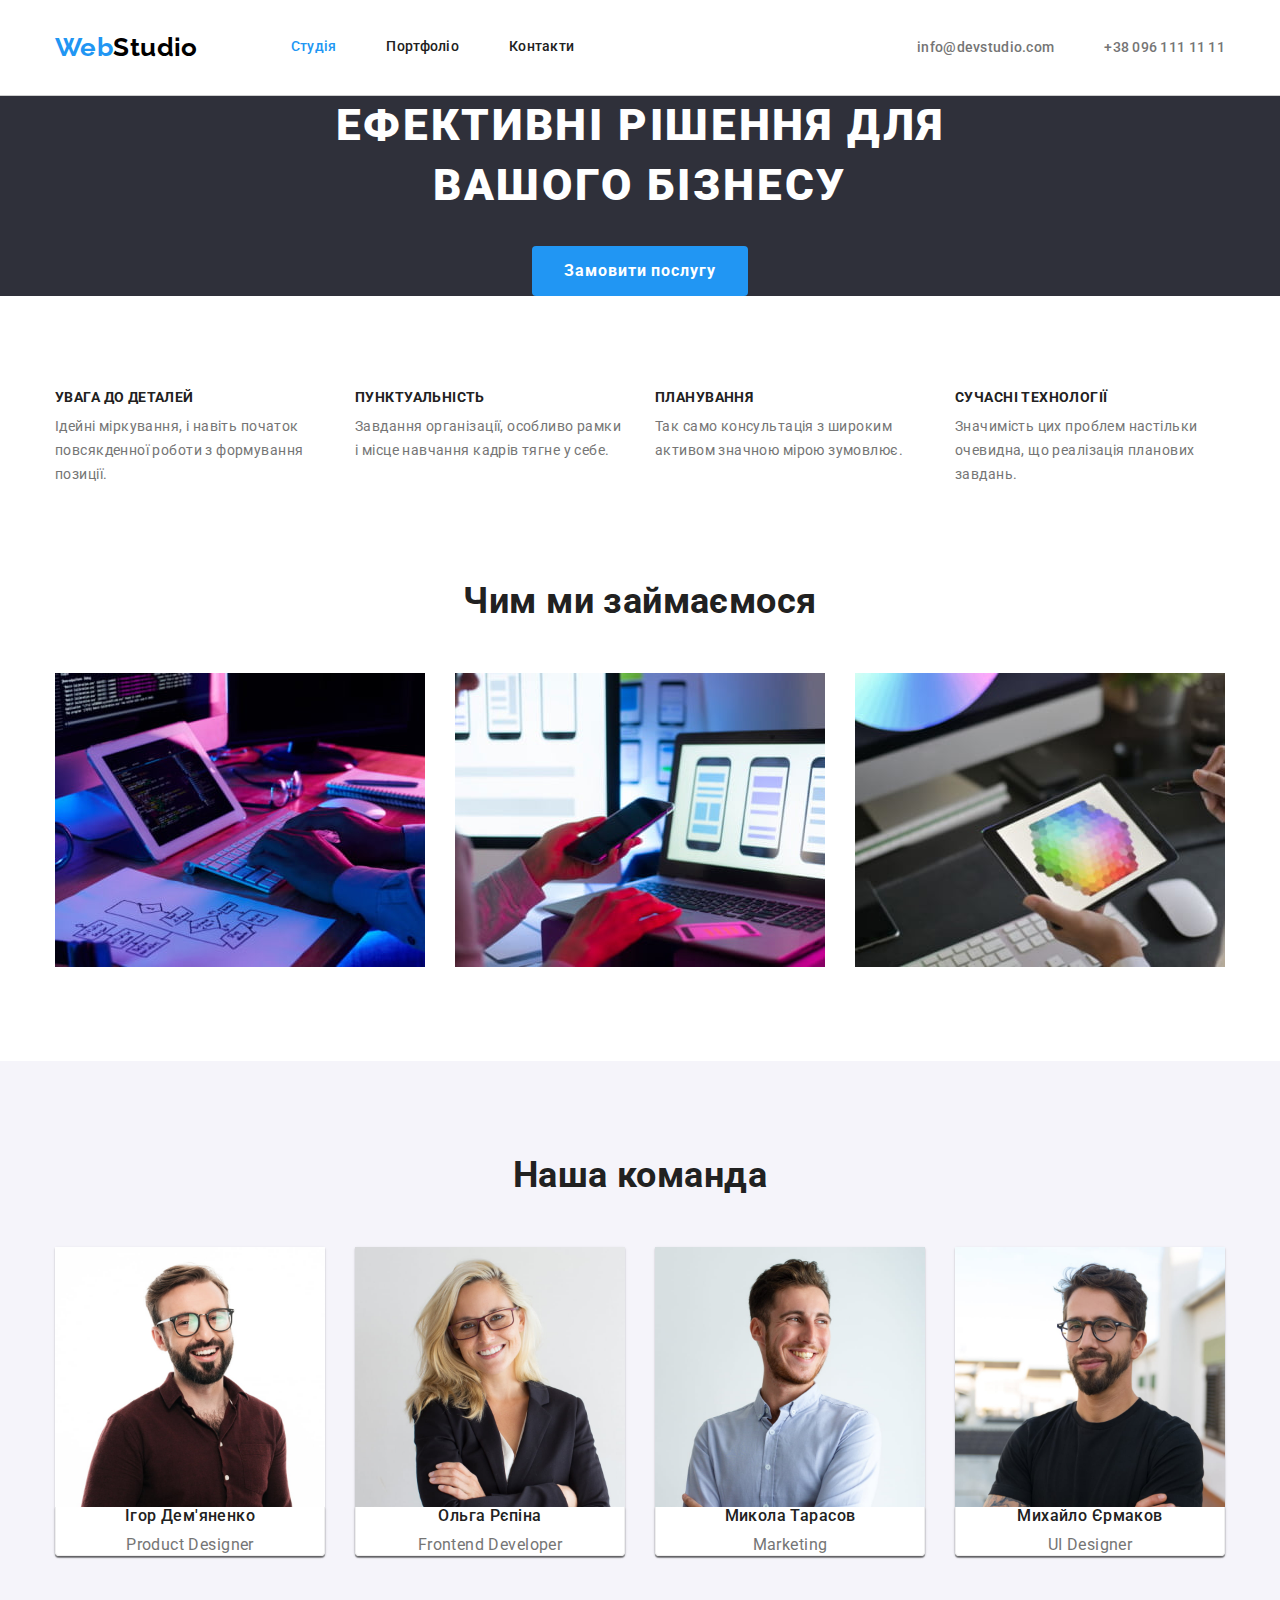
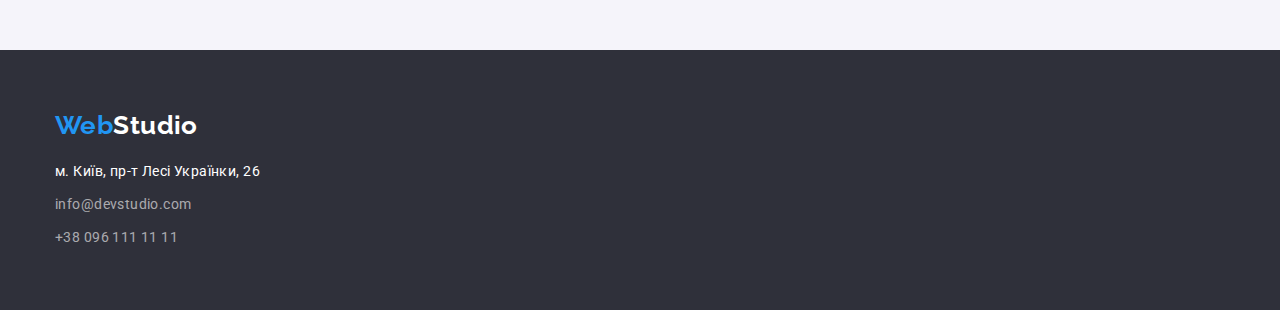
<file: index.html>
<!DOCTYPE html>
<html lang="uk">
  <head>
    <meta charset="UTF-8" />
    <meta http-equiv="X-UA-Compatible" content="IE=edge" />
    <meta name="viewport" content="width=device-width, initial-scale=1.0" />
    <title>Webstudio</title>
    <link
      href="https://fonts.googleapis.com/css2?family=Raleway:wght@700&family=Roboto:wght@400;500;700;900&display=swap"
      rel="stylesheet"
    />
   <link rel="stylesheet" href="https://cdnjs.cloudflare.com/ajax/libs/modern-normalize/1.1.0/modern-normalize.min.css"> 
    <link rel="stylesheet" href="./css/style.css" />
  </head>
  <body>
    <!---шапка сайта-->
    <header class="header border">
      <div class="container main-nav">
        <nav class="main-nav">
          <a href="index.html" class="logo"> <span class="logo-web">Web</span>Studio</a>
          <ul class="site-nav main-nav list">
            <li class="item"><a href="./index.html" class="link current">Студія</a></li>
            <li class="item"><a href="./portfolio.html" class="link">Портфоліо</a></li>
            <li class="item"><a href="" class="link">Контакти</a></li>
          </ul>
        </nav>
        <ul class="contact-nav main-nav list">
          <li class="item"><a href="mailto:info@devstudio.com" class="link">info@devstudio.com</a></li>
          <li class="item"><a href="tel:+380961111111" class="link">+38 096 111 11 11</a></li>
        </ul>
      </div>
    </header>
    <main>
      <!--секція герой-->
      <section class="hero">
        <div class="container">
          <h1 class="hero-title">Ефективні рішення для вашого бізнесу</h1>
          <button type="button" class="hero-btn">Замовити послугу</button>
        </div>
        </section>
        
      <!--секція особливості-->
      <section class="features section">
        <div class="container">
          <h2 class="visually-hidden">Особливості</h2>
        <ul class="features-list list">
          <li class="item">
            <h3 class="features-title">УВАГА ДО ДЕТАЛЕЙ</h3>
            <p class="features-description">
              Ідейні міркування, і навіть початок повсякденної роботи з формування позиції.
            </p>
          </li>
          <li class="item">
            <h3 class="features-title">ПУНКТУАЛЬНІСТЬ</h3>
            <p class="features-description">
              Завдання організації, особливо рамки і місце навчання кадрів тягне
              у себе.
            </p>
          </li>
          <li class="item">
            <h3 class="features-title">ПЛАНУВАННЯ</h3>
            <p class="features-description">
              Так само консультація з широким активом значною мірою зумовлює.
            </p>
          </li> 
          <li class="item">
            <h3 class="features-title">СУЧАСНІ ТЕХНОЛОГІЇ</h3>
            <p class="features-description">
              Значимість цих проблем настільки очевидна, що реалізація планових завдань.
            </p>
          </li>
        </ul>
      </section>
      <!--секція послуги-->
      <section class="services section">
        <div class="container">
          <h2 class="title">Чим ми займаємося</h2>
        <ul class="services-list list">
          <li class="item">
            <img class="services-img" src="./images/img1.jpg" alt="працює за комп'ютером" width="370" height="294" />
          </li>
          <li class="item">
            <img class="services-img" src="./images/img2.jpg" alt="комп'ютер і телефон" width="370" height="294" />
          </li>
          <li class="item">
            <img class="services-img" src="./images/img3.jpg" alt="працює за планшетом" width="370" height="294" />
          </li>
        </ul>
        </div>
      </div>
      </section>
      <!--наша команда-->
      <section class="team section">
        <div class="container">
          <h2 class="title">Наша команда</h2>
        <ul class="team-list list">
          <li class="item">
            <img class="card-image" src="./images/photo1.jpg" alt="Ігор Дем'яненко" width="270" height="260" />
            <div class="card">
          <h3 class="team-title">Ігор Дем'яненко</h3>
          <p class="team-description">Product Designer</p>
            </div>
          </li>
          <li class="item">
            <img class="card-image" src="./images/photo2.jpg" alt="Ольга Рєпіна" width="270" height="260" />
           <div class="card">
            <h3 class="team-title">Ольга Рєпіна</h3>
            <p class="team-description">Frontend Developer</p>
          </div>
          </li>
          <li class="item">
            <img class="card-image" src="./images/photo3.jpg" alt="Микола Тарасов" width="270" height="260" />
            <div class="card">
            <h3 class="team-title">Микола Тарасов</h3>
            <p class="team-description">Marketing</p>
          </div>
          </li>
          <li class="item">
            <img class="card-image" src="./images/photo4.jpg" alt="Михайло Єрмаков" width="270" height="260" />
            <div class="card">
            <h3 class="team-title">Михайло Єрмаков</h3>
            <p class="team-description">UI Designer</p>
          </div>
          </li>
        </ul>
        </div>
      </section>
    </main>
    <!--футер-->
    <footer class="footer">
      <div class="container">
        <a href="" class="footer-logo"><span class="logo-web">Web</span>Studio</a>
      <address class="address">
        <ul class="footer-contact list">
          <li class="item">
            <a href="https://goo.gl/maps/73LqYvUuy7JzghUMA" class="link-address"
              >м. Київ, пр-т Лесі Українки, 26
            </a>
          </li>
          <li class="item"><a href="mailto:info@devstudio.com" class="link">info@devstudio.com</a></li>
          <li class="item"><a href="tel:+380961111111" class="link">+38 096 111 11 11</a></li>
        </ul>
      </address>
      </div>
    </footer>
  </body>
</html>
</file>
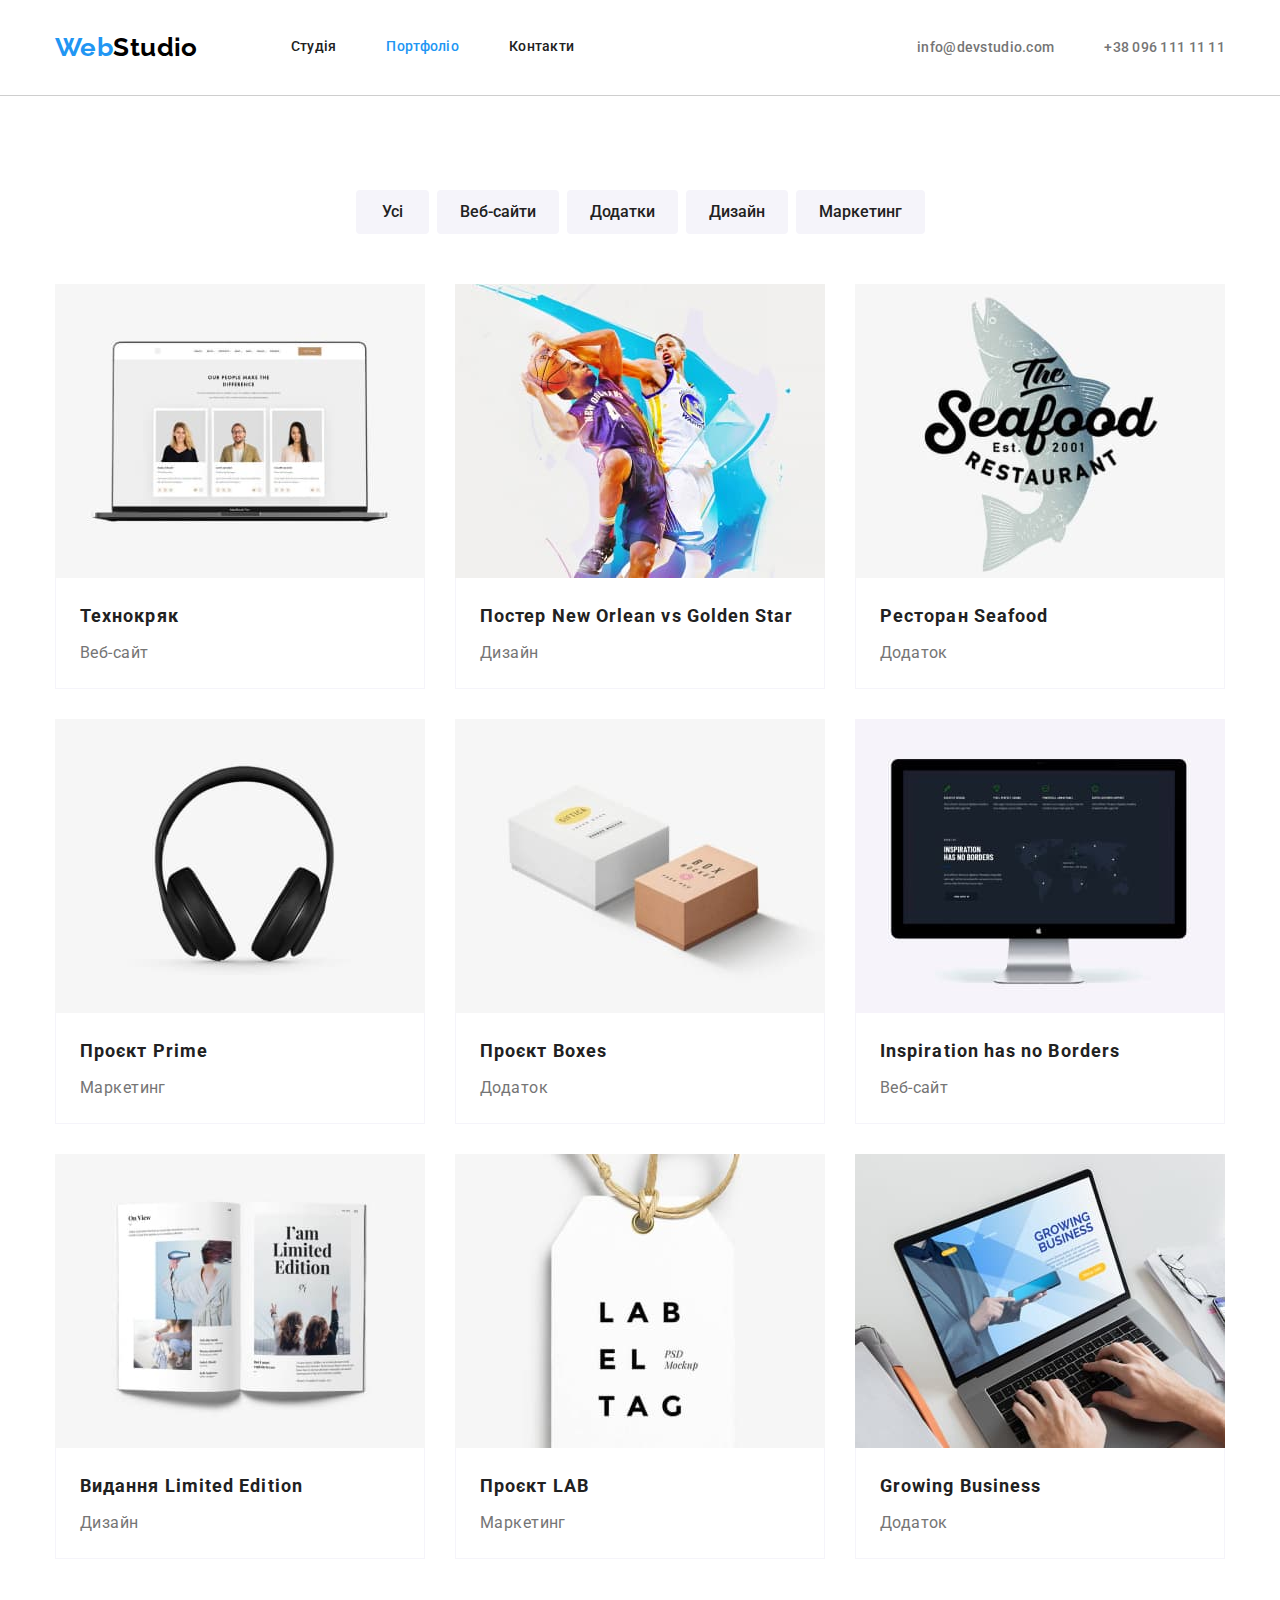
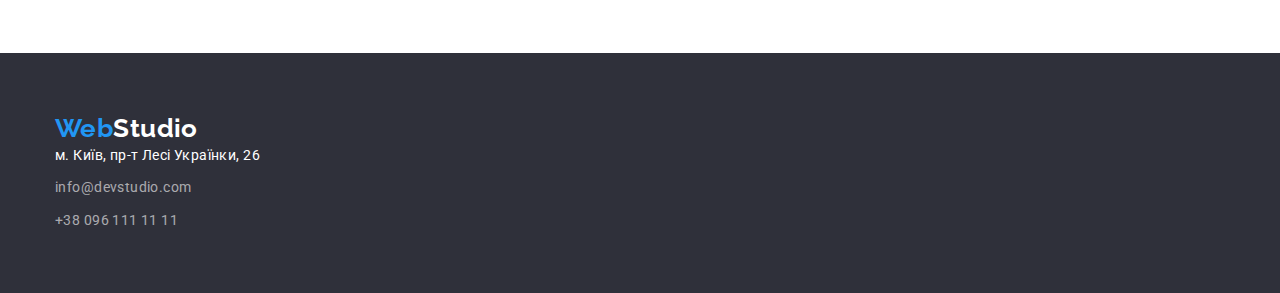
<file: portfolio.html>
<!DOCTYPE html>
<html lang="uk">
  <head>
    <meta charset="UTF-8" />
    <meta http-equiv="X-UA-Compatible" content="IE=edge" />
    <meta name="viewport" content="width=device-width, initial-scale=1.0" />
    <title>Portfolio</title>
    <link
      href="https://fonts.googleapis.com/css2?family=Raleway:wght@700&family=Roboto:wght@400;500;700;900&display=swap"
      rel="stylesheet"
    />
    <link
      rel="stylesheet"
      href="https://cdnjs.cloudflare.com/ajax/libs/modern-normalize/1.1.0/modern-normalize.min.css"
    />
    <link rel="stylesheet" href="./css/style.css" />
  </head>
  <body>
    <!---шапка сайта-->
    <header class="header border">
      <div class="container main-nav">
        <nav class="main-nav">
          <a href="index.html" class="logo"> <span class="logo-web">Web</span>Studio</a>
          <ul class="site-nav main-nav list">
            <li class="item"><a href="./index.html" class="link">Студія</a></li>
            <li class="item"><a href="./portfolio.html" class="link current">Портфоліо</a></li>
            <li class="item"><a href="" class="link">Контакти</a></li>
          </ul>
        </nav>
        <ul class="contact-nav main-nav list">
          <li class="item">
            <a href="mailto:info@devstudio.com" class="link">info@devstudio.com</a>
          </li>
          <li class="item"><a href="tel:+380961111111" class="link">+38 096 111 11 11</a></li>
        </ul>
      </div>
    </header>
    <main>
      <section class="portfolio section">
        <div class="container">
          <h1 class="visually-hidden">Портфоліо</h1>
          <ul class="portfolio-btn list">
            <li class="item"><button type="button" class="portfolio-item-btn">Усі</button></li>
            <li class="item">
              <button type="button" class="portfolio-item-btn">Веб-сайти</button>
            </li>
            <li class="item"><button type="button" class="portfolio-item-btn">Додатки</button></li>
            <li class="item"><button type="button" class="portfolio-item-btn">Дизайн</button></li>
            <li class="item">
              <button type="button" class="portfolio-item-btn">Маркетинг</button>
            </li>
          </ul>

          <ul class="portfolio-list list">
            <li class="item">
              <a href=""
                ><img
                  class="portfolio-img"
                  src="./images/portfolio/img1p.jpg"
                  width="370"
                  height="294"
                  alt="ноутбук"
              /></a>
              <div class="portfolio-card">
                <h2 class="portfolio-title">Технокряк</h2>
                <p class="portfolio-description">Веб-сайт</p>
              </div>
            </li>
            <li class="item">
              <a href=""
                ><img
                  class="portfolio-img"
                  src="./images/portfolio/img2p.jpg"
                  width="370"
                  height="294"
                  alt="постер"
              /></a>
              <div class="portfolio-card">
                <h2 class="portfolio-title">
                  Постер <span lang="en" class="portfolio-title">New Orlean vs Golden Star</span>
                </h2>
                <p class="portfolio-description">Дизайн</p>
              </div>
            </li>
            <li class="item">
              <a href=""
                ><img
                  class="portfolio-img"
                  src="./images/portfolio/img3p.jpg"
                  width="370"
                  height="294"
                  alt="етикетка"
              /></a>
              <div class="portfolio-card">
                <h2 class="portfolio-title">
                  Ресторан <span lang="en" class="portfolio-title">Seafood</span>
                </h2>
                <p class="portfolio-description">Додаток</p>
              </div>
            </li>
            <li class="item">
              <a href=""
                ><img
                  class="portfolio-img"
                  src="./images/portfolio/img4p.jpg"
                  width="370"
                  height="294"
                  alt="навушники"
              /></a>
              <div class="portfolio-card">
                <h2 class="portfolio-title">
                  Проєкт <span lang="en" class="portfolio-title">Prime</span>
                </h2>
                <p class="portfolio-description">Маркетинг</p>
              </div>
            </li>
            <li class="item">
              <a href=""
                ><img
                  class="portfolio-img"
                  src="./images/portfolio/img5p.jpg"
                  width="370"
                  height="294"
                  alt="дві коробки"
              /></a>
              <div class="portfolio-card">
                <h2 class="portfolio-title">
                  Проєкт <span lang="en" class="portfolio-title">Boxes</span>
                </h2>
                <p class="portfolio-description">Додаток</p>
              </div>
            </li>
            <li class="item">
              <a href=""
                ><img
                  class="portfolio-img"
                  src="./images/portfolio/img6p.jpg"
                  width="370"
                  height="294"
                  alt="комп'ютер"
              /></a>
              <div class="portfolio-card">
                <h2 lang="en" class="portfolio-title">Inspiration has no Borders</h2>
                <p class="portfolio-description">Веб-сайт</p>
              </div>
            </li>
            <li class="item">
              <a href=""
                ><img
                  class="portfolio-img"
                  src="./images/portfolio/img7p.jpg"
                  width="370"
                  height="294"
                  alt="книга"
              /></a>
              <div class="portfolio-card">
                <h2 class="portfolio-title">
                  Видання <span lang="en" class="portfolio-title">Limited Edition</span>
                </h2>
                <p class="portfolio-description">Дизайн</p>
              </div>
            </li>
            <li class="item">
              <a href=""
                ><img
                  class="portfolio-img"
                  src="./images/portfolio/img8p.jpg"
                  width="370"
                  height="294"
                  alt="етикетка"
              /></a>
              <div class="portfolio-card">
                <h2 class="portfolio-title">
                  Проєкт <span lang="en" class="portfolio-title">LAB</span>
                </h2>
                <p class="portfolio-description">Маркетинг</p>
              </div>
            </li>
            <li class="item">
              <a href=""
                ><img
                  class="portfolio-img"
                  src="./images/portfolio/img9p.jpg"
                  width="370"
                  height="294"
                  alt="ноутбук"
              /></a>
              <div class="portfolio-card">
                <h2 lang="en" class="portfolio-title">Growing Business</h2>
                <p class="portfolio-description">Додаток</p>
              </div>
            </li>
          </ul>
        </div>
      </section>
    </main>
    <!--футер-->
    <footer class="footer">
      <div class="container footer-wrapper">
        <a href="" class="footer-logo"><span class="logo-web">Web</span>Studio</a>
        <address>
          <ul class="footer-contact list">
            <li class="item">
              <a href="https://goo.gl/maps/73LqYvUuy7JzghUMA" class="link-address"
                >м. Київ, пр-т Лесі Українки, 26
              </a>
            </li>
            <li class="item">
              <a href="mailto:info@devstudio.com" class="link">info@devstudio.com</a>
            </li>
            <li class="item"><a href="tel:+380961111111" class="link">+38 096 111 11 11</a></li>
          </ul>
        </address>
      </div>
    </footer>
  </body>
</html>
</file>
<file: css/style.css>
:root {
  --primary-text-color: #212121;
  --secondary-text-color: #757575;
  --accent-color: #2196f3;
  --black-text-color: #000000;
  --white-text-color: #ffffff;
  --footer-text-color-tel-mail: rgba(255, 255, 255, 0.6);
  --primary-background-color: #f5f5f5;
  --footer-hero-background-color: #2f303a;
  --team-background-color: #f5f4fa;
  --team-list-background-color: #ffffff;
  --hover-hero-button: #188ce8;
  --border-bottom-header: #cecece;
  --border-card-portfolio: #eeeeee;
}
h1,
h2,
h3,
h4,
h5,
h6,
ul,
p {
  margin: 0;
}
ul {
  padding-left: 0;
}
.list {
  list-style: none;
}
.visually-hidden {
  position: absolute;
  white-space: nowrap;
  width: 1px;
  height: 1px;
  overflow: hidden;
  border: 0;
  padding: 0;
  clip: rect(0 0 0 0);
  clip-path: inset(50%);
  margin: -1px;
}

body {
  background-color: var(--white-text-color);
  color: var(--primary-text-color);
  font-family: 'Roboto', sans-serif;
  font-size: 14px;
  letter-spacing: 0.03em;
}
.container {
  width: 1200px;
  padding-left: 15px;
  padding-right: 15px;
  margin: 0 auto;
}
.section {
  padding-top: 94px;
  padding-bottom: 94px;
}
/* index html */
/* header */
.header {
  background-color: var(--white-text-color);
}
.logo {
  padding: 32px 0px;
  margin-right: 93px;
  color: var(--black-text-color);
  font-family: 'Raleway', sans-serif;
  font-weight: 700;
  font-size: 26px;
  line-height: 1.19;
  text-decoration: none;
}
.logo:hover,
.logo:focus {
  color: var(--accent-color);
}
.logo-web {
  padding: 32px 0px;
  color: var(--accent-color);
  font-family: 'Raleway', sans-serif;
  font-weight: 700;
  font-size: 26px;
  line-height: 1.19;
  text-decoration: none;
}

/* site nav */

.site-nav {
  display: flex;
}
.site-nav .item:not(:last-child) {
  margin-right: 50px;
}
.main-nav {
  display: flex;
  align-items: center;
}
.site-nav .link {
  display: block;
  padding: 32px 0px;
  color: var(--primary-text-color);
  font-weight: 500;
  line-height: 1.14;
  letter-spacing: 0.02em;
  text-decoration: none;
}
.site-nav .link:hover,
.site-nav .link:focus {
  color: var(--accent-color);
}
.site-nav .link.current {
  color: var(--accent-color);
}
.contact-nav {
  display: flex;
  margin-left: auto;
}
.contact-nav .item:not(:last-child) {
  margin-right: 50px;
}
.contact-nav .link {
  padding: 32px 0px;
  color: var(--secondary-text-color);
  font-weight: 500;
  line-height: 1.14;
  letter-spacing: 0.02em;
  text-decoration: none;
}
.contact-nav .link:hover,
.contact-nav .link:focus {
  color: var(--accent-color);
}
.border {
  border-bottom: 1px solid var(--border-bottom-header);
}
/* section hero */
.hero {
  padding-top: 200px 0px;
  text-align: center;
  background-color: var(--footer-hero-background-color);
}

.hero-title {
  max-width: 696px;
  margin-bottom: 30px;
  margin-left: auto;
  margin-right: auto;

  color: var(--white-text-color);
  font-weight: 900;
  font-size: 44px;
  line-height: 1.36;
  text-align: center;
  letter-spacing: 0.06em;
  text-transform: uppercase;
}
.hero-btn {
  display: inline-block;
  border-radius: 4px;
  border: 0px solid transparent;
  padding: 10px 32px;
  min-width: 216px;

  background-color: var(--accent-color);
  color: var(--white-text-color);
  font-family: inherit;
  font-weight: 700;
  font-size: 16px;
  line-height: 1.87;
  align-items: center;
  text-align: center;
  letter-spacing: 0.06em;
  cursor: pointer;
}
.hero-btn:hover,
.hero-btn:focus {
  background-color: var(--hover-hero-button);
  color: var(--white-text-color);
}
.hero-btn:active {
  background-color: var(--hover-hero-button);
  color: var(--white-text-color);
}
/* section features */
.features {
  padding-bottom: 47px;
}
.features-list {
  display: flex;
}
.features-list .item {
  width: 270px;
}
.features-list .item:not(:last-child) {
  margin-right: 30px;
}
.features-title {
  font-size: 14px;
  line-height: 1.14;
  margin-bottom: 10px;
}
.features-description {
  color: var(--secondary-text-color);
  line-height: 1.71;
}
/* section services */
.services {
  padding-top: 47px;
}
.services-list {
  display: flex;
}
.services-list .item {
  width: 370px;
}
.services-list .item:not(:last-child) {
  margin-right: 30px;
}
.title {
  font-size: 36px;
  line-height: 1.16;
  text-align: center;
  margin-bottom: 50px;
}
.services-img {
  display: block;
  width: 100%;
}
/* section team */
.team {
  background-color: var(--team-background-color);
}
.team-list {
  display: flex;
  width: 100%;
}

.team-list .item {
  background-color: var(--team-list-background-color);
  box-shadow: 0px 1px 3px rgba(0, 0, 0, 0.12), 0px 1px 1px rgba(0, 0, 0, 0.14),
    0px 2px 1px rgba(0, 0, 0, 0.2);
  border-radius: 0px 0px 4px 4px;
}

.team-list .item:not(:last-child) {
  margin-right: 30px;
}

.team-title {
  margin-bottom: 10px;
  font-weight: 500;
  font-size: 16px;
  line-height: 1.18;
}
.team-description {
  color: var(--secondary-text-color);
  font-size: 16px;
  line-height: 1.18;
}
.card-image {
  display: block;
  width: 100%;
}
.card {
  padding-top: 30px 0;
  text-align: center;
  box-shadow: 0px 1px 3px rgba(0, 0, 0, 0.12), 0px 1px 1px rgba(0, 0, 0, 0.14),
    0px 2px 1px rgba(0, 0, 0, 0.2);
  border-radius: 0px 0px 4px 4px;
  border-right: 1px solid var(--border-card-portfolio);
  border-bottom: 1px solid var(--border-card-portfolio) ;
  border-left: 1px solid var(--border-card-portfolio) ;
}
/* footer */
.footer {
  padding: 60px 0px;
  background-color: var(--footer-hero-background-color);
}
.footer-logo {
  color: var(--white-text-color);
  font-family: 'Raleway', sans-serif;
  font-weight: 700;
  font-size: 26px;
  line-height: 1.19;
  text-decoration: none;
}
.footer-logo:hover,
.footer-logo:focus {
  color: var(--accent-color);
}
.address {
  margin-top: 20px;
}
.footer-contact .item:not(:last-child) {
  margin-bottom: 9px;
}
.link-address {
  color: var(--white-text-color);
  font-style: normal;
  line-height: 1.71;
  text-decoration: none;
}
.link-address:hover,
.link-address:focus {
  color: var(--accent-color);
}
.footer .link {
  color: var(--footer-text-color-tel-mail);
  font-style: normal;
  line-height: 1.71;
  text-decoration: none;
}
.footer .link:hover,
.footer .link:focus {
  color: var(--accent-color);
}
/* portfolio */
.portfolio {
  background-color: var(--white-text-color);
}
.portfolio-btn {
  display: flex;
  justify-content: center;
}
.portfolio-btn .item:not(:last-child) {
  margin-right: 8px;
}
.portfolio-btn {
  margin-bottom: 50px;
}
.portfolio-item-btn {
  
  padding: 6px 22px;
  min-width: 73px;
  border: 1px solid transparent;
  border-radius: 4px;
  color: var(--title-text-color);
  font-family: inherit;
  font-weight: 500;
  font-size: 16px;
  line-height: 1.87;
  text-align: center;
  cursor: pointer;
  background-color: var(--team-background-color);
}
.portfolio-item-btn:hover,
.portfolio-item-btn:focus {
  color: var(--white-text-color);
  background-color: var(--accent-color);
  box-shadow: 0px 3px 1px rgba(0, 0, 0, 0.1), 0px 1px 2px rgba(0, 0, 0, 0.08),
    0px 2px 2px rgba(0, 0, 0, 0.12);
}
.portfolio-item-btn:active {
  color: var(--white-text-color);
  background-color: var(--accent-color);
  box-shadow: 0px 3px 1px rgba(0, 0, 0, 0.1), 0px 1px 2px rgba(0, 0, 0, 0.08),
    0px 2px 2px rgba(0, 0, 0, 0.12);
}
.portfolio-img {
  display: block;
  width: 100%;
}
.portfolio-list {
  display: flex;
  flex-wrap: wrap;
  gap: 30px;
}
.portfolio-list .item {
  flex-basis: calc((100% - 60px) / 3);
}
.portfolio-title {
  margin-bottom: 4px;
  font-size: 18px;
  line-height: 2;
  letter-spacing: 0.06em;
}
.portfolio-description {
  color: var(--secondary-text-color);
  font-size: 16px;
  line-height: 1.87;
}
.portfolio-card {
  padding: 20px 24px;
  border-right: 1px solid var(--team-background-color);
  border-bottom: 1px solid var(--team-background-color);
  border-left: 1px solid var(--team-background-color);
}
</file>
